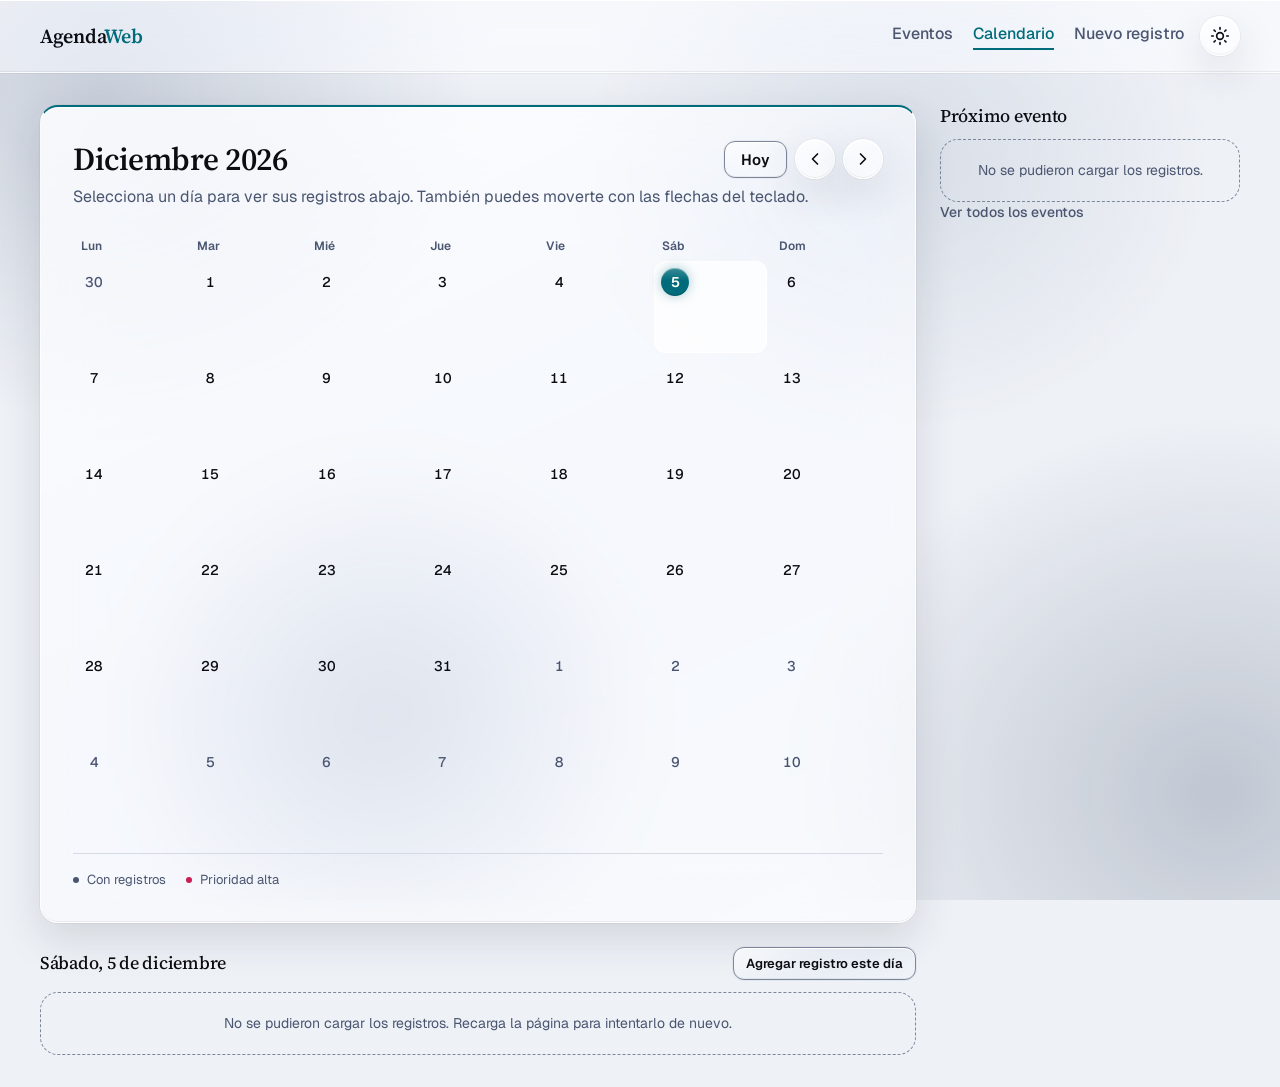
<file: calendario.html>
<!DOCTYPE html>
<html lang="es">
<head>
  <meta charset="UTF-8">
  <meta name="viewport" content="width=device-width, initial-scale=1">
  <title>AgendaWeb · Calendario</title>

  <link rel="preconnect" href="https://fonts.googleapis.com">
  <link rel="preconnect" href="https://fonts.gstatic.com" crossorigin>
  <link href="https://fonts.googleapis.com/css2?family=Geist:wght@400;500;600&family=Source+Serif+4:opsz,wght@8..60,500;8..60,600&display=swap" rel="stylesheet">

  <link rel="stylesheet" href="css/styles.css">

  <!-- Aplica el tema guardado antes de pintar, para evitar un parpadeo -->
  <script>
    (function () {
      var tema = null;
      try { tema = localStorage.getItem("tema"); } catch (e) {}
      if (!tema) tema = matchMedia("(prefers-color-scheme: light)").matches ? "claro" : "oscuro";
      document.documentElement.dataset.tema = tema;
    })();
  </script>
  <script src="js/tema.js" defer></script>
  <script src="js/registros.js" defer></script>
  <script src="js/calendario.js" defer></script>
</head>
<body>

  <header class="barra">
    <a href="index.php" class="marca">Agenda<span>Web</span></a>
    <nav class="barra__nav">
      <a href="index.php" class="enlace">Eventos</a>
      <a href="calendario.html" class="enlace enlace--activo" aria-current="page">Calendario</a>
      <a href="registrar.php" class="enlace">Nuevo registro</a>
    </nav>
    <button type="button" class="boton boton--icono" id="boton-tema"
            aria-label="Cambiar a modo claro" hidden>
      <svg class="icono-luna" viewBox="0 0 24 24" fill="none" stroke="currentColor"
           stroke-width="2" stroke-linecap="round" stroke-linejoin="round" aria-hidden="true">
        <path d="M21 12.8A9 9 0 1 1 11.2 3a7 7 0 0 0 9.8 9.8z"/>
      </svg>
      <svg class="icono-sol" viewBox="0 0 24 24" fill="none" stroke="currentColor"
           stroke-width="2" stroke-linecap="round" stroke-linejoin="round" aria-hidden="true">
        <circle cx="12" cy="12" r="4"/>
        <path d="M12 2v2M12 20v2M4.9 4.9l1.4 1.4M17.7 17.7l1.4 1.4M2 12h2M20 12h2M4.9 19.1l1.4-1.4M17.7 6.3l1.4-1.4"/>
      </svg>
    </button>
  </header>

  <main class="contenedor contenedor--ancho">

    <div class="contenedor__columna">

      <!-- Vista mensual -->
      <section class="tarjeta tarjeta--principal calendario">
        <div class="calendario__cabecera">
          <h1 class="titulo" id="calendario-mes" aria-live="polite">Calendario</h1>
          <div class="calendario__controles">
            <button type="button" class="boton boton--secundario" id="calendario-hoy">Hoy</button>
            <button type="button" class="boton boton--icono" id="calendario-anterior" aria-label="Mes anterior">
              <svg viewBox="0 0 24 24" fill="none" stroke="currentColor" stroke-width="2"
                   stroke-linecap="round" stroke-linejoin="round" aria-hidden="true">
                <path d="M15 18l-6-6 6-6"/>
              </svg>
            </button>
            <button type="button" class="boton boton--icono" id="calendario-siguiente" aria-label="Mes siguiente">
              <svg viewBox="0 0 24 24" fill="none" stroke="currentColor" stroke-width="2"
                   stroke-linecap="round" stroke-linejoin="round" aria-hidden="true">
                <path d="M9 18l6-6-6-6"/>
              </svg>
            </button>
          </div>
        </div>
        <p class="subtitulo">Selecciona un día para ver sus registros abajo. También puedes moverte con las flechas del teclado.</p>

        <div class="calendario__semana" aria-hidden="true">
          <span>Lun</span><span>Mar</span><span>Mié</span><span>Jue</span><span>Vie</span><span>Sáb</span><span>Dom</span>
        </div>
        <div class="calendario__dias" id="calendario-dias" role="group" aria-labelledby="calendario-mes"></div>

        <div class="calendario__leyenda">
          <span><span class="dia__punto"></span> Con registros</span>
          <span><span class="dia__punto dia__punto--alta"></span> Prioridad alta</span>
        </div>
      </section>

      <!-- Registros del día seleccionado -->
      <section class="detalle-dia" aria-labelledby="detalle-titulo">
        <div class="detalle-dia__cabecera">
          <h2 class="titulo titulo--chico" id="detalle-titulo">Día</h2>
          <a class="boton boton--secundario boton--chico" id="detalle-agregar" href="registrar.php">Agregar registro este día</a>
        </div>
        <div class="lista-registros lista-registros--rejilla" id="detalle-lista"></div>
      </section>

    </div>

    <!-- Solo el evento más cercano -->
    <aside class="lateral proximo" aria-labelledby="proximo-titulo">
      <h2 class="titulo titulo--chico" id="proximo-titulo">Próximo evento</h2>
      <p class="proximo__cuando" id="proximo-cuando"></p>
      <div class="lista-registros" id="proximo-lista"></div>
      <div class="proximo__enlaces">
        <a class="enlace" id="proximo-ver-dia" href="calendario.html" hidden>Ver ese día</a>
        <a class="enlace" href="index.php">Ver todos los eventos</a>
      </div>
    </aside>

  </main>

</body>
</html>
</file>
<file: css/styles.css>
/* =========================================
   AgendaWeb · Brand "Pulso Neón"
   ========================================= */

:root {
  /* Paleta */
  --color-fondo: #0B0D12;
  --color-superficie: #151923;
  --color-texto: #E8ECF4;
  --color-texto-secundario: #9AA4B8;
  --color-acento: #00E5FF;
  --color-borde: #2A3142;

  /* Derivados */
  --color-texto-sobre-acento: #0B0D12;
  --color-borde-campo: #4A5570;          /* 3:1 para campos de formulario (WCAG) */
  --color-superficie-2: #1C2130;          /* hover / campos */
  --color-alerta: #FF5C8A;                /* prioridad alta */
  --sombra-neon: 0 0 12px rgba(0, 229, 255, 0.35);

  /* Liquid glass (solo transparencias de la paleta existente) */
  --vidrio-superficie: rgba(21, 25, 35, 0.45);      /* --color-superficie */
  --vidrio-superficie-2: rgba(28, 33, 48, 0.60);    /* --color-superficie-2 */
  --vidrio-campo: rgba(11, 13, 18, 0.50);           /* --color-fondo */
  --vidrio-borde: rgba(232, 236, 244, 0.14);        /* --color-texto */
  --vidrio-borde-hover: rgba(232, 236, 244, 0.26);
  --vidrio-desenfoque: blur(28px) saturate(180%);
  --vidrio-reflejo: linear-gradient(155deg, rgba(232, 236, 244, 0.13) 0%, rgba(232, 236, 244, 0.02) 38%,
                                            rgba(232, 236, 244, 0) 60%, rgba(232, 236, 244, 0.04) 100%);
  --vidrio-brillo: inset 0 1px 0 rgba(232, 236, 244, 0.18), inset 0 -1px 0 rgba(232, 236, 244, 0.05),
                   inset 1px 0 0 rgba(232, 236, 244, 0.05);
  --vidrio-hundido: inset 0 2px 4px rgba(0, 0, 0, 0.40);
  --sombra-vidrio: 0 16px 40px rgba(0, 0, 0, 0.45);
  --acento-reflejo: linear-gradient(180deg, rgba(232, 236, 244, 0.40), rgba(232, 236, 244, 0) 55%);
  --acento-brillo: inset 0 1px 0 rgba(232, 236, 244, 0.65), inset 0 -1px 0 rgba(11, 13, 18, 0.18);

  /* Luces ambientales detrás del vidrio (neutras) */
  --luz-1: rgba(154, 164, 184, 0.22);   /* --color-texto-secundario */
  --luz-2: rgba(74, 85, 112, 0.45);     /* --color-borde-campo */
  --luz-3: rgba(42, 49, 66, 0.80);      /* --color-borde */

  /* Tipografía */
  /* Serif editorial para títulos + grotesca moderna para interfaz (combinación tipo app de Claude) */
  --fuente-titulos: "Source Serif 4", Georgia, "Times New Roman", serif;
  --fuente-cuerpo: "Geist", system-ui, -apple-system, "Segoe UI", sans-serif;

  /* Forma y espacio */
  --radio: 18px;
  --radio-chico: 11px;
  --radio-interno: calc(var(--radio-chico) - 3px);   /* concéntrico con el padding de 3px del selector */
  --espacio: 1rem;
  --transicion: 150ms ease;

  /* Movimiento (estilo Apple) */
  --curva-apple: cubic-bezier(0.32, 0.72, 0, 1);       /* desaceleración larga, sin rebote */
  --curva-resorte: cubic-bezier(0.34, 1.3, 0.64, 1);   /* respaldo si no hay linear() */
  --duracion-resorte: 550ms;
  --duracion-entrada: 800ms;

  color-scheme: dark;
}

/* Resorte real (amortiguado, ~8% de rebote) donde el navegador soporta linear() */
@supports (transition-timing-function: linear(0, 1)) {
  :root {
    --curva-resorte: linear(0, 0.041, 0.143, 0.279, 0.428, 0.574, 0.706, 0.82, 0.911, 0.981,
                            1.03, 1.061, 1.078, 1.083, 1.081, 1.073, 1.061, 1.049, 1.037, 1.026,
                            1.016, 1.008, 1.002, 0.998, 0.995, 0.994, 0.993, 0.993, 0.994, 0.995,
                            0.996, 0.997, 0.998, 0.999, 0.999, 1, 1);
  }
}

/* ---------- Modo claro ---------- */
/* Misma marca: el acento conserva el tono cian, oscurecido para cumplir AA sobre fondo claro */
:root[data-tema="claro"] {
  --color-fondo: #EEF1F6;
  --color-superficie: #FFFFFF;
  --color-texto: #0B0D12;                 /* 17.2:1 sobre fondo */
  --color-texto-secundario: #4A5570;      /* 6.6:1 sobre fondo */
  --color-acento: #006B7A;                /* 5.5:1 sobre fondo, 6.2:1 sobre blanco */
  --color-borde: #D5DBE5;

  --color-texto-sobre-acento: #FFFFFF;    /* 6.2:1 sobre acento */
  --color-borde-campo: #7C879C;           /* 3.6:1 sobre blanco */
  --color-superficie-2: #F4F6FA;
  --color-alerta: #C81E54;                /* 4.9:1 sobre fondo */
  --sombra-neon: 0 0 12px rgba(0, 107, 122, 0.35);

  --vidrio-superficie: rgba(255, 255, 255, 0.50);
  --vidrio-superficie-2: rgba(255, 255, 255, 0.72);
  --vidrio-campo: rgba(255, 255, 255, 0.60);
  --vidrio-borde: rgba(255, 255, 255, 0.75);
  --vidrio-borde-hover: rgba(255, 255, 255, 1);
  --vidrio-reflejo: linear-gradient(155deg, rgba(255, 255, 255, 0.70) 0%, rgba(255, 255, 255, 0.10) 38%,
                                            rgba(255, 255, 255, 0) 60%, rgba(255, 255, 255, 0.25) 100%);
  --vidrio-brillo: inset 0 1px 0 rgba(255, 255, 255, 0.95), inset 0 -1px 0 rgba(11, 13, 18, 0.06),
                   0 0 0 1px rgba(11, 13, 18, 0.04);
  --vidrio-hundido: inset 0 2px 4px rgba(11, 13, 18, 0.08);
  --sombra-vidrio: 0 16px 40px rgba(42, 49, 66, 0.14);
  --acento-reflejo: linear-gradient(180deg, rgba(255, 255, 255, 0.22), rgba(255, 255, 255, 0) 45%);
  --acento-brillo: inset 0 1px 0 rgba(255, 255, 255, 0.40), inset 0 -1px 0 rgba(11, 13, 18, 0.20);

  --luz-1: rgba(154, 164, 184, 0.45);
  --luz-2: rgba(124, 135, 156, 0.40);
  --luz-3: rgba(213, 219, 229, 0.90);

  color-scheme: light;
}

/* ---------- Base ---------- */
*,
*::before,
*::after { box-sizing: border-box; }

body {
  margin: 0;
  min-height: 100vh;
  background: var(--color-fondo);
  color: var(--color-texto);
  font-family: var(--fuente-cuerpo);
  font-size: 1rem;
  line-height: 1.5;
  -webkit-font-smoothing: antialiased;
}

/* Luces ambientales neutras detrás del vidrio (sin cian: no es decoración accionable) */
body::before {
  content: "";
  position: fixed;
  inset: 0;
  z-index: -1;
  pointer-events: none;
  background:
    radial-gradient(45vw 40vw at 8% 10%, var(--luz-1), transparent 65%),
    radial-gradient(50vw 45vw at 95% 88%, var(--luz-2), transparent 65%),
    radial-gradient(35vw 30vw at 70% 18%, var(--luz-3), transparent 70%),
    radial-gradient(30vw 30vw at 30% 80%, var(--luz-2), transparent 70%);
}

h1, h2, h3 {
  font-family: var(--fuente-titulos);
  letter-spacing: -0.015em;
  margin: 0;
  line-height: 1.2;
}

/* ---------- Barra superior ---------- */
.barra {
  display: flex;
  align-items: center;
  justify-content: space-between;
  gap: var(--espacio);
  padding: 1rem clamp(1rem, 4vw, 2.5rem);
  border-bottom: 1px solid var(--vidrio-borde);
  position: sticky;
  top: 0;
  z-index: 10;
  background: var(--vidrio-superficie);
  -webkit-backdrop-filter: var(--vidrio-desenfoque);
  backdrop-filter: var(--vidrio-desenfoque);
  box-shadow: var(--vidrio-brillo);
}

.marca {
  font-family: var(--fuente-titulos);
  font-weight: 600;
  letter-spacing: -0.015em;
  font-size: 1.25rem;
  color: var(--color-texto);
  text-decoration: none;
}
.marca span { color: var(--color-acento); }

.barra__nav { display: flex; gap: 1.25rem; margin-left: auto; }

.enlace {
  color: var(--color-texto-secundario);
  text-decoration: none;
  font-weight: 500;
  padding-bottom: 2px;
  border-bottom: 2px solid transparent;
  transition: color var(--transicion), border-color var(--transicion);
}
.enlace:hover { color: var(--color-texto); }
.enlace--activo {
  color: var(--color-acento);
  border-bottom-color: var(--color-acento);
}

/* Usuario con sesión (P8): el saludo es texto, no enlace; "Salir" sí es enlace */
.barra__usuario { display: flex; align-items: center; gap: 1rem; }
.barra__saludo {
  color: var(--color-texto-secundario);
  max-width: 14rem;
  overflow: hidden;
  text-overflow: ellipsis;
  white-space: nowrap;
}

/* ---------- Layout ---------- */
.contenedor {
  display: grid;
  grid-template-columns: minmax(0, 1fr) 300px;
  gap: 1.5rem;
  max-width: 1100px;
  margin: 0 auto;
  padding: 2rem clamp(1rem, 4vw, 2.5rem);
  align-items: start;
}

/* Páginas que necesitan más ancho (calendario) */
.contenedor--ancho { max-width: 1320px; }

/* Páginas de una sola columna (Eventos) */
.contenedor--sencillo { grid-template-columns: minmax(0, 1fr); max-width: 980px; }

/* Crear cuenta e iniciar sesión: una tarjeta angosta */
.contenedor--acceso { grid-template-columns: minmax(0, 1fr); max-width: 480px; }

/* Varias secciones apiladas dentro de una misma columna */
.contenedor__columna { display: grid; gap: 1.5rem; align-content: start; min-width: 0; }

/* ---------- Tarjetas ---------- */
.tarjeta {
  background: var(--vidrio-reflejo), var(--vidrio-superficie);
  border: 1px solid var(--vidrio-borde);
  border-radius: var(--radio);
  padding: 1.25rem;
  -webkit-backdrop-filter: var(--vidrio-desenfoque);
  backdrop-filter: var(--vidrio-desenfoque);
  box-shadow: var(--vidrio-brillo), var(--sombra-vidrio);
}

.tarjeta--principal {
  padding: clamp(1.25rem, 3vw, 2rem);
  border-top: 2px solid var(--color-acento);   /* el único "brillo" de la tarjeta */
}

.tarjeta--registro {
  --capa-prioridad: none;   /* la pone la prioridad (abajo); baja no lleva color */
  display: flex;
  gap: 1rem;
  align-items: flex-start;
  margin-bottom: 0.75rem;
  background: var(--capa-prioridad), var(--vidrio-reflejo), var(--vidrio-superficie);
  transition: border-color var(--transicion), background var(--transicion),
              transform var(--duracion-resorte) var(--curva-resorte);
}
.tarjeta--registro:hover {
  border-color: var(--vidrio-borde-hover);
  background: var(--capa-prioridad), var(--vidrio-reflejo), var(--vidrio-superficie-2);
  transform: translateY(-3px);
}
.tarjeta--registro:active { transform: translateY(-1px) scale(0.985); }

/* Prioridad: una franja en el borde izquierdo que se disuelve en el vidrio.
   Solo colores de la paleta: alta = alerta, media = texto secundario, baja = sin color. */
.tarjeta--prioridad-alta  { --tinte: 255, 92, 138; }    /* --color-alerta */
.tarjeta--prioridad-media { --tinte: 154, 164, 184; }   /* --color-texto-secundario */
:root[data-tema="claro"] .tarjeta--prioridad-alta  { --tinte: 200, 30, 84; }
:root[data-tema="claro"] .tarjeta--prioridad-media { --tinte: 74, 85, 112; }

.tarjeta--prioridad-alta,
.tarjeta--prioridad-media {
  --capa-prioridad: linear-gradient(90deg,
    rgba(var(--tinte), 0.42) 0,
    rgba(var(--tinte), 0.16) 10px,
    rgba(var(--tinte), 0.06) 32%,
    rgba(var(--tinte), 0) 60%);
  border-left-color: rgba(var(--tinte), 0.5);
}
.tarjeta--prioridad-alta:hover,
.tarjeta--prioridad-media:hover { border-left-color: rgba(var(--tinte), 0.75); }

.tarjeta--vacia {
  background: transparent;
  border-style: dashed;
  border-color: var(--color-borde-campo);
  box-shadow: none;
  -webkit-backdrop-filter: none;
  backdrop-filter: none;
  text-align: center;
  color: var(--color-texto-secundario);
  font-size: 0.875rem;
}
.tarjeta--vacia p { margin: 0; }

/* ---------- Títulos ---------- */
.titulo { font-size: clamp(1.625rem, 3vw, 2rem); font-weight: 600; }
.titulo--chico { font-size: 1.125rem; font-weight: 500; margin-bottom: 0.75rem; }

.subtitulo {
  margin: 0.375rem 0 1.75rem;
  color: var(--color-texto-secundario);
}

/* ---------- Formulario ---------- */
.formulario { display: grid; gap: 1.25rem; }

.fila {
  display: grid;
  grid-template-columns: 2fr 1fr 1fr;
  gap: 1rem;
}
.fila--2 { grid-template-columns: 1fr 1fr; }

.campo {
  display: flex;
  flex-direction: column;
  gap: 0.375rem;
  min-width: 0;
  margin: 0;
  padding: 0;
  border: 0;
}

.etiqueta {
  font-size: 0.875rem;
  font-weight: 600;
  color: var(--color-texto);
  padding: 0;
  margin-bottom: 0.375rem;
}
fieldset .etiqueta { margin-bottom: 0.5rem; }

.opcional { font-weight: 400; color: var(--color-texto-secundario); }

/* Enlace de ayuda debajo de un campo ("¿Olvidaste tu contraseña?") */
.campo__ayuda { align-self: flex-end; font-size: 0.875rem; margin-top: 0.125rem; }

.entrada {
  width: 100%;
  font: inherit;
  color: var(--color-texto);
  background: var(--vidrio-campo);
  border: 1px solid var(--color-borde-campo);
  border-radius: var(--radio-chico);
  box-shadow: var(--vidrio-hundido);
  padding: 0.625rem 0.75rem;
  transition: border-color var(--transicion), box-shadow var(--transicion);
}
.entrada::placeholder { color: var(--color-texto-secundario); opacity: 0.8; }
.entrada:hover { border-color: var(--color-texto-secundario); }
.entrada:focus {
  outline: none;
  border-color: var(--color-acento);
  box-shadow: var(--sombra-neon);
}
.entrada--area { resize: vertical; min-height: 6rem; }

select.entrada {
  appearance: none;
  padding-right: 2.25rem;
  background-image: url("data:image/svg+xml,%3Csvg xmlns='http://www.w3.org/2000/svg' width='12' height='8' viewBox='0 0 12 8'%3E%3Cpath d='M1 1l5 5 5-5' fill='none' stroke='%239AA4B8' stroke-width='1.5'/%3E%3C/svg%3E");
  background-repeat: no-repeat;
  background-position: right 0.875rem center;
}
:root[data-tema="claro"] select.entrada {
  background-image: url("data:image/svg+xml,%3Csvg xmlns='http://www.w3.org/2000/svg' width='12' height='8' viewBox='0 0 12 8'%3E%3Cpath d='M1 1l5 5 5-5' fill='none' stroke='%234A5570' stroke-width='1.5'/%3E%3C/svg%3E");
}

/* Campo inválido tras interactuar, o rechazado por la validación del servidor */
.entrada:user-invalid,
.entrada[aria-invalid="true"] { border-color: var(--color-alerta); }

.entrada:disabled {
  opacity: 0.45;
  cursor: not-allowed;
}

/* Mensaje de error bajo un campo */
.campo__error {
  margin: 0.125rem 0 0;
  font-size: 0.8125rem;
  color: var(--color-alerta);
}

/* Aviso tras enviar el formulario (éxito después de la redirección, o errores) */
.aviso {
  margin-bottom: 1.5rem;
  display: flex;
  flex-wrap: wrap;
  align-items: center;
  justify-content: space-between;
  gap: 0.5rem 1rem;
  padding: 0.75rem 1rem;
  font-size: 0.9375rem;
  background: var(--vidrio-reflejo), var(--vidrio-superficie-2);
  border: 1px solid var(--vidrio-borde-hover);
  border-radius: var(--radio-chico);
  box-shadow: var(--vidrio-brillo);
  animation: aparecer 450ms var(--curva-apple);
}
.aviso[hidden] { display: none; }
.aviso--error {
  color: var(--color-alerta);
  border-color: rgba(255, 92, 138, 0.4);
}

/* ---------- Selector segmentado (radios) ---------- */
.selector {
  display: grid;
  grid-template-columns: repeat(2, 1fr);
  background: var(--vidrio-campo);
  box-shadow: var(--vidrio-hundido);
  border: 1px solid var(--color-borde-campo);
  border-radius: var(--radio-chico);
  padding: 3px;
  gap: 3px;
  max-width: 320px;
  position: relative;
}
.selector--3 { grid-template-columns: repeat(3, 1fr); max-width: 420px; }

.selector input {
  position: absolute;
  opacity: 0;
  pointer-events: none;
}
.selector label {
  text-align: center;
  padding: 0.5rem 0.75rem;
  border-radius: var(--radio-interno);
  font-weight: 500;
  font-size: 0.9375rem;
  color: var(--color-texto-secundario);
  cursor: pointer;
  position: relative;
  z-index: 1;
  outline: 2px solid transparent;
  outline-offset: 6px;
  transition: background var(--transicion), color 250ms var(--curva-apple),
              outline-offset 400ms var(--curva-resorte), outline-color var(--transicion);
}
.selector input:not(:checked) + label:hover { color: var(--color-texto); background: var(--color-superficie-2); }
.selector input:checked + label {
  background: var(--acento-reflejo), var(--color-acento);
  color: var(--color-texto-sobre-acento);
  box-shadow: var(--acento-brillo), var(--sombra-neon);
}
.selector input:focus-visible + label {
  outline-color: var(--color-acento);
  outline-offset: 2px;
}

/* ---------- Casilla ---------- */
.casilla {
  display: inline-flex;
  align-items: center;
  gap: 0.625rem;
  cursor: pointer;
  width: fit-content;
}
.casilla input {
  width: 1.125rem;
  height: 1.125rem;
  accent-color: var(--color-acento);
  cursor: pointer;
}

/* ---------- Botones ---------- */
.acciones {
  display: flex;
  justify-content: flex-end;
  gap: 0.75rem;
  padding-top: 1.25rem;
  border-top: 1px solid var(--color-borde);
}

.boton {
  display: inline-flex;
  align-items: center;
  justify-content: center;
  text-decoration: none;   /* también se usa en enlaces <a> */
  font-family: var(--fuente-cuerpo);
  font-size: 0.9375rem;
  font-weight: 600;
  padding: 0.6875rem 1.25rem;
  border-radius: var(--radio-chico);
  border: 1px solid transparent;
  cursor: pointer;
  outline: 2px solid transparent;
  outline-offset: 8px;
  transition: background var(--transicion), box-shadow 250ms var(--curva-apple),
              border-color var(--transicion), color var(--transicion),
              transform var(--duracion-resorte) var(--curva-resorte),
              outline-offset 400ms var(--curva-resorte), outline-color var(--transicion);
}
.boton:focus-visible {
  outline-color: var(--color-acento);
  outline-offset: 3px;
}
/* Al presionar se hunde rápido y regresa con resorte al soltar */
.boton:active { transform: scale(0.96); transition-duration: 150ms, 250ms, 150ms, 150ms, 120ms, 400ms, 150ms; }

.boton--primario {
  background: var(--acento-reflejo), var(--color-acento);
  color: var(--color-texto-sobre-acento);
  box-shadow: var(--acento-brillo);
}
.boton--primario:hover { box-shadow: var(--acento-brillo), var(--sombra-neon); }

.boton--secundario {
  background: var(--vidrio-reflejo), rgba(232, 236, 244, 0.04);
  color: var(--color-texto);
  border-color: var(--color-borde-campo);
  box-shadow: var(--vidrio-brillo);
  -webkit-backdrop-filter: var(--vidrio-desenfoque);
  backdrop-filter: var(--vidrio-desenfoque);
}
.boton--secundario:hover {
  border-color: var(--color-texto-secundario);
  background: var(--vidrio-reflejo), var(--vidrio-superficie-2);
}

/* Botón de solo ícono (cambio de tema) */
.boton--icono {
  display: inline-grid;
  place-items: center;
  width: 2.5rem;
  height: 2.5rem;
  padding: 0;
  border-radius: 999px;
  color: var(--color-texto);
  background: var(--vidrio-reflejo), var(--vidrio-superficie);
  border-color: var(--vidrio-borde);
  box-shadow: var(--vidrio-brillo), var(--sombra-vidrio);
  -webkit-backdrop-filter: var(--vidrio-desenfoque);
  backdrop-filter: var(--vidrio-desenfoque);
}
.boton--icono:hover {
  border-color: var(--vidrio-borde-hover);
  background: var(--vidrio-reflejo), var(--vidrio-superficie-2);
}
.boton[hidden] { display: none; }
.boton--icono svg {
  grid-area: 1 / 1;
  width: 1.25rem;
  height: 1.25rem;
  transition: transform 700ms var(--curva-resorte), opacity 300ms var(--curva-apple);
}
.boton--icono:active { transform: scale(0.9); }
/* Luna y sol giran uno sobre otro al cambiar de tema */
.boton--icono .icono-sol { opacity: 0; transform: rotate(-90deg) scale(0.4); }
:root[data-tema="claro"] .boton--icono .icono-sol { opacity: 1; transform: none; }
:root[data-tema="claro"] .boton--icono .icono-luna { opacity: 0; transform: rotate(90deg) scale(0.4); }

/* ---------- Registro (tarjeta de lista) ---------- */
.registro__hora {
  display: flex;
  flex-direction: column;
  align-items: center;
  min-width: 3rem;
  padding: 0.375rem 0.5rem;
  background: var(--vidrio-campo);
  border: 1px solid var(--vidrio-borde);
  border-radius: var(--radio-chico);
  box-shadow: var(--vidrio-hundido);
}
.registro__dia {
  font-family: var(--fuente-titulos);
  font-size: 1.375rem;
  font-weight: 600;
  line-height: 1;
  color: var(--color-acento);
}
.registro__mes { font-size: 0.75rem; color: var(--color-texto-secundario); }

.registro__info { min-width: 0; }
.registro__titulo { font-size: 1rem; font-weight: 500; }
.registro__meta {
  margin: 0.25rem 0 0.5rem;
  font-size: 0.875rem;
  color: var(--color-texto-secundario);
}
.registro__texto {
  margin: 0 0 0.625rem;
  font-size: 0.875rem;
  color: var(--color-texto);
  overflow-wrap: anywhere;
}

/* ---------- Insignias: categoría y prioridad ---------- */
/* Son datos, no acciones: texto sin borde ni fondo, para no confundirse con los botones */
.registro__datos {
  display: flex;
  flex-wrap: wrap;
  align-items: center;
  gap: 0.25rem 1rem;
  margin: 0;
  font-size: 0.75rem;
  color: var(--color-texto-secundario);
}
.insignia {
  display: inline-flex;
  align-items: center;
  gap: 0.375rem;
  font-weight: 500;
}
.insignia--categoria {
  font-weight: 600;
  text-transform: uppercase;
  letter-spacing: 0.06em;
}
/* Prioridad: un punto del mismo color que la franja de la tarjeta (baja = solo contorno) */
.insignia--alta::before,
.insignia--media::before,
.insignia--baja::before {
  content: "";
  width: 0.5rem;
  height: 0.5rem;
  border-radius: 50%;
  background: currentColor;
}
.insignia--alta { color: var(--color-alerta); }
.insignia--baja::before {
  background: transparent;
  box-shadow: inset 0 0 0 1.5px currentColor;
}

/* Botón pequeño (acciones dentro de una tarjeta) */
.boton--chico { padding: 0.375rem 0.75rem; font-size: 0.8125rem; }

/* Acción destructiva (eliminar): usa el color de alerta, nunca el cian */
.boton--peligro {
  background: transparent;
  color: var(--color-alerta);
  border-color: rgba(255, 92, 138, 0.45);
}
.boton--peligro:hover {
  background: rgba(255, 92, 138, 0.1);
  border-color: var(--color-alerta);
}
/* En el formulario, "Eliminar" se separa a la izquierda de Deshacer / Guardar */
.acciones .boton--peligro { margin-right: auto; }

/* ---------- Registro: acciones Editar / Eliminar ---------- */
.registro__acciones {
  display: flex;
  flex-wrap: wrap;
  gap: 0.5rem;
  margin-top: 0.75rem;
}
/* El botón Eliminar va dentro de un formulario POST: el formulario no ocupa lugar propio */
.registro__borrar { display: contents; }

/* ---------- Diálogo de confirmación ---------- */
.dialogo {
  width: min(26rem, calc(100% - 2rem));
  padding: 1.5rem;
  color: var(--color-texto);
  background: var(--vidrio-reflejo), var(--vidrio-superficie-2);
  border: 1px solid var(--vidrio-borde-hover);
  border-radius: var(--radio);
  box-shadow: var(--vidrio-brillo), var(--sombra-vidrio);
  -webkit-backdrop-filter: var(--vidrio-desenfoque);
  backdrop-filter: var(--vidrio-desenfoque);
}
.dialogo::backdrop {
  background: rgba(11, 13, 18, 0.45);
  -webkit-backdrop-filter: blur(4px);
  backdrop-filter: blur(4px);
}
.dialogo__titulo { font-size: 1.25rem; font-weight: 600; }
.dialogo__texto { margin: 0.5rem 0 1.5rem; color: var(--color-texto-secundario); }
.dialogo__acciones { display: flex; justify-content: flex-end; gap: 0.75rem; }

/* ---------- Calendario (vista mensual) ---------- */
.calendario { container: calendario / inline-size; }

.calendario__cabecera {
  display: flex;
  align-items: center;
  justify-content: space-between;
  gap: 1rem;
  flex-wrap: wrap;
}
.calendario__controles { display: flex; align-items: center; gap: 0.5rem; }
.calendario__controles .boton--secundario { padding: 0.5rem 1rem; }

.calendario__semana,
.calendario__dias {
  display: grid;
  grid-template-columns: repeat(7, minmax(0, 1fr));
  gap: 4px;
}
.calendario__semana {
  margin-bottom: 0.375rem;
  font-size: 0.75rem;
  font-weight: 600;
  color: var(--color-texto-secundario);
}
.calendario__semana span { padding: 0 0.5rem; }

.calendario__leyenda {
  display: flex;
  flex-wrap: wrap;
  gap: 0.5rem 1.25rem;
  margin-top: 1.25rem;
  padding-top: 1rem;
  border-top: 1px solid var(--color-borde);
  font-size: 0.8125rem;
  color: var(--color-texto-secundario);
}
.calendario__leyenda > span { display: inline-flex; align-items: center; gap: 0.5rem; }

/* Cada día es un botón */
.dia {
  display: flex;
  flex-direction: column;
  align-items: stretch;
  gap: 3px;
  min-width: 0;
  min-height: 5.75rem;
  padding: 0.375rem;
  font: inherit;
  text-align: left;
  color: var(--color-texto);
  background: transparent;
  border: 1px solid transparent;
  border-radius: var(--radio-chico);
  cursor: pointer;
  outline: 2px solid transparent;
  outline-offset: 6px;
  transition: background var(--transicion), border-color var(--transicion),
              transform var(--duracion-resorte) var(--curva-resorte),
              outline-offset 400ms var(--curva-resorte), outline-color var(--transicion);
}
.dia:hover { background: var(--vidrio-superficie-2); border-color: var(--vidrio-borde); }
.dia:active { transform: scale(0.95); transition-duration: 150ms, 150ms, 120ms, 400ms, 150ms; }
.dia:focus-visible { outline-color: var(--color-acento); outline-offset: 1px; }
.dia--fuera { color: var(--color-texto-secundario); }

.dia__numero {
  display: grid;
  place-items: center;
  flex-shrink: 0;
  width: 1.75rem;
  height: 1.75rem;
  border-radius: 999px;
  font-size: 0.875rem;
  font-weight: 500;
  font-variant-numeric: tabular-nums;
  transition: background 250ms var(--curva-apple), color 250ms var(--curva-apple),
              transform var(--duracion-resorte) var(--curva-resorte);
}
/* Hoy: anillo neutro. El cian queda solo para la selección */
.dia--hoy .dia__numero {
  font-weight: 600;
  box-shadow: inset 0 0 0 1.5px var(--color-texto);
}
.dia[aria-pressed="true"] {
  background: var(--vidrio-superficie-2);
  border-color: var(--vidrio-borde-hover);
}
.dia[aria-pressed="true"] .dia__numero {
  background: var(--acento-reflejo), var(--color-acento);
  color: var(--color-texto-sobre-acento);
  box-shadow: var(--acento-brillo), var(--sombra-neon);
  font-weight: 600;
  animation: rebote 450ms var(--curva-resorte);
}

/* Registros dentro de la celda (escritorio) */
.dia__evento {
  display: block;
  overflow: hidden;
  white-space: nowrap;
  text-overflow: ellipsis;
  padding: 1px 6px;
  font-size: 0.75rem;
  line-height: 1.35;
  color: var(--color-texto);
  background: var(--vidrio-campo);
  border: 1px solid var(--vidrio-borde);
  border-radius: var(--radio-interno);
}
.dia__evento--alta {
  color: var(--color-alerta);
  border-color: rgba(255, 92, 138, 0.4);
}
.dia__mas {
  padding: 0 6px;
  font-size: 0.75rem;
  color: var(--color-texto-secundario);
}

/* Puntos (móvil y leyenda) */
.dia__puntos { display: none; gap: 3px; justify-content: center; }
.dia__punto {
  display: inline-block;
  width: 6px;
  height: 6px;
  border-radius: 999px;
  background: var(--color-texto-secundario);
}
.dia__punto--alta { background: var(--color-alerta); }

/* ---------- Listas de tarjetas en rejilla (Eventos y día del calendario) ---------- */
.lista-registros--rejilla {
  display: grid;
  grid-template-columns: repeat(auto-fill, minmax(min(100%, 280px), 1fr));
  gap: 0.75rem;
}
.lista-registros--rejilla > .tarjeta { margin-bottom: 0; }
.lista-registros--rejilla > .tarjeta--vacia { grid-column: 1 / -1; }

/* ---------- Página Eventos ---------- */
.eventos__cabecera {
  display: flex;
  flex-wrap: wrap;
  align-items: flex-end;
  justify-content: space-between;
  gap: 1rem;
  margin-bottom: 1.75rem;
}
.eventos__cabecera .subtitulo { margin-bottom: 0; }

/* Buscador (P9): texto ancho, categoría y botones en una fila */
.buscador {
  display: grid;
  grid-template-columns: minmax(0, 2fr) minmax(0, 1fr) auto;
  align-items: end;
  gap: 0.75rem 1rem;
  margin-bottom: 1.25rem;
}
.buscador__acciones { display: flex; align-items: center; gap: 1rem; }
.buscador--en-vivo { grid-template-columns: minmax(0, 2fr) minmax(0, 1fr); }   /* Explorar (P11): sin botón */
.resultados {
  margin: 0 0 1rem;
  font-size: 0.9375rem;
  color: var(--color-texto-secundario);
}


/* ---------- Calendario: registros del día seleccionado ---------- */
.detalle-dia__cabecera {
  display: flex;
  flex-wrap: wrap;
  align-items: center;
  justify-content: space-between;
  gap: 0.75rem;
  margin-bottom: 0.75rem;
}
.detalle-dia__cabecera .titulo--chico { margin-bottom: 0; }

/* ---------- Calendario: el evento más cercano ---------- */
.proximo__cuando {
  margin: -0.375rem 0 0.75rem;
  font-size: 0.875rem;
  color: var(--color-texto-secundario);
}
.proximo__cuando:empty { display: none; }
.proximo__enlaces { display: flex; flex-wrap: wrap; gap: 0.5rem 1.25rem; font-size: 0.875rem; }

/* Registro recién guardado: un destello neutro para encontrarlo en la lista */
@keyframes resaltar {
  0%, 35% {
    border-color: var(--color-texto-secundario);
    box-shadow: var(--vidrio-brillo), var(--sombra-vidrio), 0 0 0 4px rgba(154, 164, 184, 0.25);
  }
}

/* =========================================
   Animaciones
   ========================================= */

/* ---------- Selector con píldora deslizante (como el segmented control de iOS) ---------- */
@supports selector(:has(*)) {
  .selector::before {
    content: "";
    position: absolute;
    top: 3px;
    bottom: 3px;
    left: 3px;
    width: calc((100% - 9px) / 2);
    border-radius: var(--radio-interno);
    background: var(--acento-reflejo), var(--color-acento);
    box-shadow: var(--acento-brillo), var(--sombra-neon);
    transition: transform var(--duracion-resorte) var(--curva-resorte),
                scale 300ms var(--curva-apple);
  }
  .selector--3::before { width: calc((100% - 12px) / 3); }

  .selector:has(input:nth-of-type(2):checked)::before { transform: translateX(calc(100% + 3px)); }
  .selector:has(input:nth-of-type(3):checked)::before { transform: translateX(calc(200% + 6px)); }
  .selector:not(:has(input:checked))::before { opacity: 0; }
  .selector:active::before { scale: 0.96; }

  /* La píldora reemplaza el fondo de la opción marcada */
  .selector input:checked + label {
    background: none;
    box-shadow: none;
  }
}

/* ---------- Entrada escalonada al cargar ---------- */
@keyframes aparecer {
  from {
    opacity: 0;
    transform: translateY(18px) scale(0.985);
    filter: blur(6px);
  }
  to {
    opacity: 1;
    transform: none;
    filter: none;
  }
}
@keyframes bajar {
  from { opacity: 0; transform: translateY(-100%); }
}

.barra { animation: bajar 700ms var(--curva-apple) backwards; }

.tarjeta--principal { animation: aparecer var(--duracion-entrada) var(--curva-apple) 60ms backwards; }

.tarjeta--principal > .titulo,
.tarjeta--principal > .subtitulo,
.formulario > *,
.lateral > * {
  animation: aparecer 700ms var(--curva-apple) backwards;
  animation-delay: calc(var(--retraso-base, 140ms) + var(--orden, 0) * 45ms);
}
.lateral > * { --retraso-base: 260ms; }

.tarjeta--principal > .subtitulo { --orden: 1; }
.formulario > :nth-child(1) { --orden: 2; }
.formulario > :nth-child(2) { --orden: 3; }
.formulario > :nth-child(3) { --orden: 4; }
.formulario > :nth-child(4) { --orden: 5; }
.formulario > :nth-child(5) { --orden: 6; }
.formulario > :nth-child(6) { --orden: 7; }
.formulario > :nth-child(7) { --orden: 8; }
.formulario > :nth-child(8) { --orden: 9; }
.formulario > :nth-child(9) { --orden: 10; }
.formulario > :nth-child(10) { --orden: 11; }
.formulario > :nth-child(11) { --orden: 12; }

/* Diálogo: aparece con un pequeño resorte, como las alertas de iOS */
@keyframes dialogo-entrar {
  from { opacity: 0; transform: scale(0.94); }
}
.dialogo[open] { animation: dialogo-entrar 380ms var(--curva-resorte); }
.lateral > :nth-child(2) { --orden: 1; }
.lateral > :nth-child(3) { --orden: 2; }
.lateral > :nth-child(4) { --orden: 3; }
.lateral > :nth-child(5) { --orden: 4; }

/* ---------- Casilla: pequeño rebote al marcar ---------- */
@keyframes rebote {
  from { scale: 0.6; }
  to { scale: 1; }
}
.casilla input:checked { animation: rebote 450ms var(--curva-resorte); }

/* ---------- Calendario: el mes entra deslizándose en la dirección del cambio ---------- */
@keyframes mes-siguiente {
  from { opacity: 0; transform: translateX(32px); filter: blur(4px); }
}
@keyframes mes-anterior {
  from { opacity: 0; transform: translateX(-32px); filter: blur(4px); }
}
.calendario__dias--siguiente { animation: mes-siguiente 480ms var(--curva-apple); }
.calendario__dias--anterior { animation: mes-anterior 480ms var(--curva-apple); }

/* Registros del día seleccionado: aparecen escalonados */
.lista-registros > * {
  animation: aparecer 450ms var(--curva-apple) backwards;
  animation-delay: calc(var(--orden, 0) * 50ms);
}

/* Eventos */
.eventos__cabecera,
.eventos > .aviso,
.buscador { animation: aparecer 600ms var(--curva-apple) backwards; }
.detalle-dia { animation: aparecer 700ms var(--curva-apple) 200ms backwards; }

/* La tarjeta resaltada combina su entrada con el destello */
.lista-registros > .tarjeta--resaltada {
  animation: aparecer 450ms var(--curva-apple) backwards,
             resaltar 2.4s var(--curva-apple) 0.5s backwards;
}

/* ---------- Barra: se vuelve más sólida al hacer scroll ---------- */
@keyframes compactar {
  to {
    background: var(--vidrio-superficie-2);
    box-shadow: var(--vidrio-brillo), var(--sombra-vidrio);
  }
}
@supports (animation-timeline: scroll()) {
  .barra {
    animation: bajar 700ms var(--curva-apple) backwards, compactar linear both;
    animation-timeline: auto, scroll();
    animation-range: normal, 0 120px;
  }
}

/* ---------- Cambio de tema: revelado circular (View Transitions) ---------- */
::view-transition-old(root),
::view-transition-new(root) {
  animation: none;
  mix-blend-mode: normal;
}

/* ---------- Responsive ---------- */
@media (max-width: 860px) {
  .contenedor { grid-template-columns: 1fr; }
}

@media (max-width: 560px) {
  .fila,
  .fila--2 { grid-template-columns: 1fr; }
  /* Barra en dos renglones: logo y tema arriba, los tres enlaces abajo */
  .barra { flex-wrap: wrap; row-gap: 0.625rem; }
  .barra .boton--icono { margin-left: auto; }
  .barra__usuario { margin-left: auto; font-size: 0.9375rem; }
  .barra__usuario + .boton--icono { margin-left: 0; }
  .barra__saludo { max-width: 9rem; }
  .barra__nav {
    order: 3;
    width: 100%;
    margin-left: 0;
    justify-content: space-between;
    font-size: 0.9375rem;
  }
  .acciones { flex-direction: column-reverse; }
  .acciones .boton { width: 100%; }
  .buscador { grid-template-columns: 1fr; }
  .buscador__acciones .boton { flex: 1; }
  .selector, .selector--3 { max-width: none; }
}

/* Calendario compacto (número + puntos) cuando las celdas no caben con títulos.
   Depende del ancho real del calendario, no de la ventana. */
@container calendario (max-width: 640px) {
  .calendario__semana,
  .calendario__dias { gap: 2px; }
  .calendario__semana span { padding: 0; text-align: center; }
  .dia {
    align-items: center;
    min-height: 3.25rem;
    padding: 0.25rem 0;
  }
  .dia__evento,
  .dia__mas { display: none; }
  .dia__puntos { display: flex; }
}

/* ---------- Movimiento reducido ---------- */
@media (prefers-reduced-motion: reduce) {
  *,
  *::before,
  *::after {
    transition: none !important;
    animation: none !important;
  }
  .tarjeta--registro:hover,
  .tarjeta--registro:active { transform: none; }
}

/* ---------- Sin vidrio: transparencia reducida o navegador sin soporte ---------- */
@media (prefers-reduced-transparency: reduce) {
  :root,
  :root[data-tema="claro"] {
    --vidrio-superficie: var(--color-superficie);
    --vidrio-superficie-2: var(--color-superficie-2);
    --vidrio-campo: var(--color-fondo);
    --vidrio-desenfoque: none;
  }
  body::before { display: none; }
}

@supports not ((backdrop-filter: blur(1px)) or (-webkit-backdrop-filter: blur(1px))) {
  :root,
  :root[data-tema="claro"] {
    --vidrio-superficie: var(--color-superficie);
    --vidrio-superficie-2: var(--color-superficie-2);
    --vidrio-campo: var(--color-fondo);
  }
}
</file>
